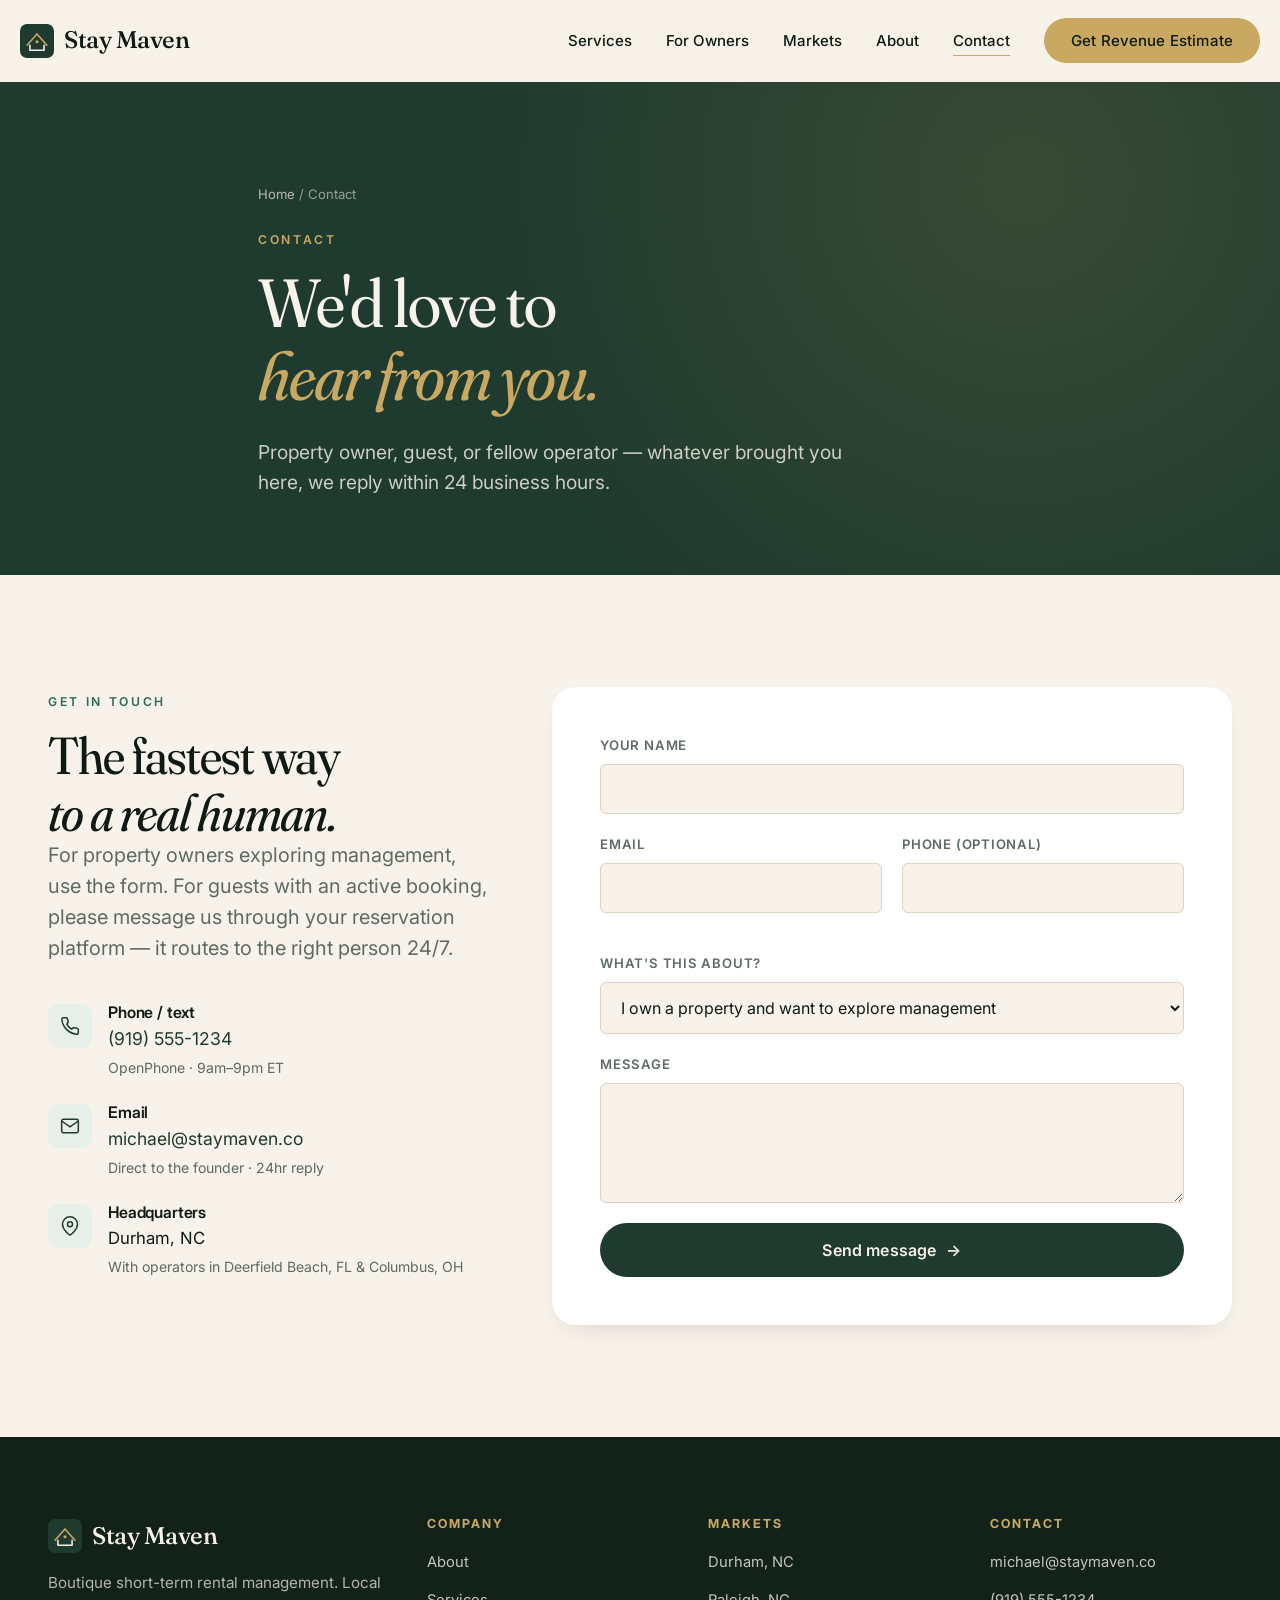
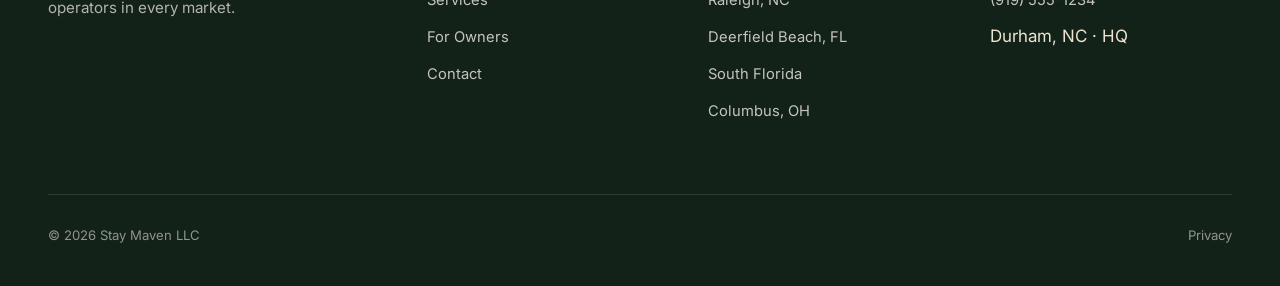
<file: contact.html>
<!DOCTYPE html>
<html lang="en">
<head>
  <meta charset="UTF-8" />
  <meta name="viewport" content="width=device-width, initial-scale=1.0" />
  <title>Contact Stay Maven</title>
  <meta name="description" content="Talk to Stay Maven. Email michael@staymaven.co or fill the form — we reply within 24 business hours." />
  <meta name="theme-color" content="#1F3A2E" />
  <link rel="icon" type="image/svg+xml" href="favicon.svg" />
  <link rel="canonical" href="https://staymaven.co/contact.html" />
  <link rel="preconnect" href="https://fonts.googleapis.com" />
  <link rel="preconnect" href="https://fonts.gstatic.com" crossorigin />
  <link href="https://fonts.googleapis.com/css2?family=Fraunces:ital,opsz,wght,SOFT@0,9..144,300..700,0..100;1,9..144,300..700,0..100&family=Inter:wght@400;500;600;700&display=swap" rel="stylesheet" />
  <link rel="stylesheet" href="css/style.css" />
</head>
<body>

  <header class="nav">
    <div class="container nav__inner">
      <a href="./" class="nav__logo"><img src="assets/logo.svg" alt="" width="34" height="34" /><span>Stay Maven</span></a>
      <nav aria-label="Primary">
        <ul class="nav__links">
          <li><a href="services.html">Services</a></li>
          <li><a href="owners.html">For Owners</a></li>
          <li><a href="markets/durham.html">Markets</a></li>
          <li><a href="about.html">About</a></li>
          <li><a href="contact.html">Contact</a></li>
          <li class="nav__cta"><a href="owners.html#estimate" class="btn btn--gold">Get Revenue Estimate</a></li>
        </ul>
      </nav>
      <button class="nav__toggle" aria-label="Toggle menu" aria-expanded="false"><span></span><span></span><span></span></button>
    </div>
  </header>

  <section class="page-hero">
    <div class="container page-hero__inner">
      <div class="breadcrumbs"><a href="./">Home</a> / Contact</div>
      <span class="eyebrow">Contact</span>
      <h1>We'd love to<br /><em>hear from you.</em></h1>
      <p>Property owner, guest, or fellow operator — whatever brought you here, we reply within 24 business hours.</p>
    </div>
  </section>

  <section>
    <div class="container two-col">
      <div class="reveal">
        <span class="eyebrow">Get in touch</span>
        <h2>The fastest way<br /><em>to a real human.</em></h2>
        <p class="lede">For property owners exploring management, use the form. For guests with an active booking, please message us through your reservation platform — it routes to the right person 24/7.</p>

        <div style="margin-top: 2.5rem">
          <div style="display:flex; gap: 16px; align-items:flex-start; margin-bottom: 24px">
            <div style="width:44px; height:44px; border-radius:10px; background: var(--moss-soft); color: var(--hunter); display:flex; align-items:center; justify-content:center; flex-shrink:0">
              <svg width="20" height="20" viewBox="0 0 24 24" fill="none" stroke="currentColor" stroke-width="1.8"><path d="M22 16.9v3a2 2 0 01-2.2 2 19.8 19.8 0 01-8.6-3 19.5 19.5 0 01-6-6 19.8 19.8 0 01-3-8.7A2 2 0 014.1 2h3a2 2 0 012 1.7c.1.9.3 1.8.6 2.6a2 2 0 01-.4 2.1L8 9.8a16 16 0 006 6l1.4-1.3a2 2 0 012.1-.4c.9.3 1.8.5 2.7.6a2 2 0 011.8 2z" stroke-linecap="round" stroke-linejoin="round"/></svg>
            </div>
            <div>
              <h4 style="font-family:var(--sans); font-weight:600; font-size:1rem; margin-bottom:4px">Phone / text</h4>
              <a href="tel:+19195551234" style="font-size:1.1rem">(919) 555-1234</a>
              <p style="color:var(--muted); font-size:.88rem; margin-top:4px; margin-bottom:0">OpenPhone · 9am–9pm ET</p>
            </div>
          </div>
          <div style="display:flex; gap: 16px; align-items:flex-start; margin-bottom: 24px">
            <div style="width:44px; height:44px; border-radius:10px; background: var(--moss-soft); color: var(--hunter); display:flex; align-items:center; justify-content:center; flex-shrink:0">
              <svg width="20" height="20" viewBox="0 0 24 24" fill="none" stroke="currentColor" stroke-width="1.8"><rect x="2" y="4" width="20" height="16" rx="2"/><path d="M22 6l-10 7L2 6"/></svg>
            </div>
            <div>
              <h4 style="font-family:var(--sans); font-weight:600; font-size:1rem; margin-bottom:4px">Email</h4>
              <a href="mailto:michael@staymaven.co" style="font-size:1.1rem">michael@staymaven.co</a>
              <p style="color:var(--muted); font-size:.88rem; margin-top:4px; margin-bottom:0">Direct to the founder · 24hr reply</p>
            </div>
          </div>
          <div style="display:flex; gap: 16px; align-items:flex-start">
            <div style="width:44px; height:44px; border-radius:10px; background: var(--moss-soft); color: var(--hunter); display:flex; align-items:center; justify-content:center; flex-shrink:0">
              <svg width="20" height="20" viewBox="0 0 24 24" fill="none" stroke="currentColor" stroke-width="1.8"><path d="M21 10c0 7-9 13-9 13s-9-6-9-13a9 9 0 0118 0z"/><circle cx="12" cy="10" r="3"/></svg>
            </div>
            <div>
              <h4 style="font-family:var(--sans); font-weight:600; font-size:1rem; margin-bottom:4px">Headquarters</h4>
              <div style="font-size:1.05rem">Durham, NC</div>
              <p style="color:var(--muted); font-size:.88rem; margin-top:4px; margin-bottom:0">With operators in Deerfield Beach, FL &amp; Columbus, OH</p>
            </div>
          </div>
        </div>
      </div>

      <form class="form" data-form="contact" aria-label="Contact form">
        <div class="form__group">
          <label for="cname">Your name</label>
          <input id="cname" name="name" type="text" required />
        </div>
        <div class="form__row">
          <div class="form__group">
            <label for="cemail">Email</label>
            <input id="cemail" name="email" type="email" required />
          </div>
          <div class="form__group">
            <label for="cphone">Phone (optional)</label>
            <input id="cphone" name="phone" type="tel" />
          </div>
        </div>
        <div class="form__group">
          <label for="ctopic">What's this about?</label>
          <select id="ctopic" name="topic">
            <option>I own a property and want to explore management</option>
            <option>I'm interested in Maven Assist</option>
            <option>I'm a guest with a question</option>
            <option>Press, partnership, or something else</option>
          </select>
        </div>
        <div class="form__group">
          <label for="cmsg">Message</label>
          <textarea id="cmsg" name="message" required></textarea>
        </div>
        <button type="submit" class="btn btn--primary btn--lg" style="width:100%; justify-content:center">Send message <span class="arrow">→</span></button>
      </form>
    </div>
  </section>

  <footer class="footer">
    <div class="container">
      <div class="footer__grid">
        <div class="footer__brand">
          <a href="./" class="nav__logo" style="color: var(--bone)"><img src="assets/logo.svg" alt="" width="34" height="34" /><span>Stay Maven</span></a>
          <p>Boutique short-term rental management. Local operators in every market.</p>
        </div>
        <div><h4>Company</h4><ul class="footer__links"><li><a href="about.html">About</a></li><li><a href="services.html">Services</a></li><li><a href="owners.html">For Owners</a></li><li><a href="contact.html">Contact</a></li></ul></div>
        <div><h4>Markets</h4><ul class="footer__links"><li><a href="markets/durham.html">Durham, NC</a></li><li><a href="markets/raleigh.html">Raleigh, NC</a></li><li><a href="markets/deerfield-beach.html">Deerfield Beach, FL</a></li><li><a href="markets/south-florida.html">South Florida</a></li><li><a href="markets/columbus.html">Columbus, OH</a></li></ul></div>
        <div><h4>Contact</h4><ul class="footer__links"><li><a href="mailto:michael@staymaven.co">michael@staymaven.co</a></li><li><a href="tel:+19195551234">(919) 555-1234</a></li><li>Durham, NC · HQ</li></ul></div>
      </div>
      <div class="footer__bottom"><div>© 2026 Stay Maven LLC</div><div><a href="privacy.html" style="color:rgba(247,242,234,.55)">Privacy</a></div></div>
    </div>
  </footer>
  <script src="js/main.js"></script>
</body>
</html>
</file>
<file: css/style.css>
/* =========================================================
   Stay Maven — Brand System
   Voice: boutique, confident, locally-rooted
   Palette: Hunter green + Bone + Gold accent
   ========================================================= */

:root {
  /* Color */
  --ink: #0F1A14;
  --hunter: #1F3A2E;
  --hunter-deep: #132219;
  --moss: #2D6A4F;
  --moss-soft: #E7EFE9;
  --bone: #F7F2EA;
  --sand: #EDE4D0;
  --sand-deep: #E1D4B8;
  --gold: #C9A961;
  --gold-deep: #9E7F3D;
  --white: #FFFFFF;
  --muted: #5E6A62;
  --line: #DDD4BF;

  /* Type */
  --display: "Fraunces", "Cormorant Garamond", Georgia, serif;
  --sans: "Inter", -apple-system, BlinkMacSystemFont, "Segoe UI", sans-serif;

  /* Layout */
  --container: 1240px;
  --radius-sm: 6px;
  --radius: 14px;
  --radius-lg: 24px;

  /* Motion */
  --ease: cubic-bezier(.2,.7,.2,1);
  --dur: .5s;
  --shadow-soft: 0 20px 50px -20px rgba(15,26,20,.25);
  --shadow-card: 0 10px 30px -15px rgba(15,26,20,.2);
}

*, *::before, *::after { box-sizing: border-box; }

html { scroll-behavior: smooth; -webkit-font-smoothing: antialiased; }

body {
  margin: 0;
  font-family: var(--sans);
  font-size: 17px;
  line-height: 1.6;
  color: var(--ink);
  background: var(--bone);
  overflow-x: hidden;
}

img { max-width: 100%; display: block; height: auto; }

a {
  color: var(--hunter);
  text-decoration: none;
  transition: color .2s var(--ease);
}
a:hover { color: var(--moss); }

/* Typography */
h1, h2, h3, h4 {
  font-family: var(--display);
  font-weight: 400;
  color: var(--ink);
  letter-spacing: -.02em;
  line-height: 1.08;
  margin: 0;
  font-variation-settings: "SOFT" 50, "opsz" 144;
}

h1 { font-size: clamp(2.5rem, 6vw, 4.75rem); }
h2 { font-size: clamp(2rem, 4.2vw, 3.25rem); }
h3 { font-size: clamp(1.4rem, 2.3vw, 1.9rem); }
h4 { font-size: 1.2rem; letter-spacing: -.01em; }

p { margin: 0 0 1em; color: var(--ink); }
.lede { font-size: 1.25rem; color: var(--muted); line-height: 1.55; }

.eyebrow {
  display: inline-block;
  font-family: var(--sans);
  font-size: .76rem;
  font-weight: 600;
  letter-spacing: .22em;
  text-transform: uppercase;
  color: var(--moss);
  margin-bottom: 1rem;
}
.eyebrow--gold { color: var(--gold-deep); }
.eyebrow--light { color: var(--sand); }

.script {
  font-family: var(--display);
  font-style: italic;
  font-weight: 300;
  color: var(--gold-deep);
}

/* Layout */
.container {
  max-width: var(--container);
  margin: 0 auto;
  padding: 0 28px;
}

section { padding: clamp(4rem, 10vw, 7rem) 0; position: relative; }
.section-tight { padding: clamp(3rem, 7vw, 5rem) 0; }

/* ========================================================
   NAV
   ======================================================== */
.nav {
  position: sticky;
  top: 0;
  z-index: 50;
  background: rgba(247, 242, 234, .78);
  backdrop-filter: saturate(180%) blur(14px);
  -webkit-backdrop-filter: saturate(180%) blur(14px);
  border-bottom: 1px solid transparent;
  transition: border-color .3s var(--ease), background .3s var(--ease);
}
.nav.is-scrolled { border-bottom-color: var(--line); }

.nav__inner {
  display: flex;
  align-items: center;
  justify-content: space-between;
  padding: 18px 0;
}
.nav__logo {
  display: flex;
  align-items: center;
  gap: 10px;
  font-family: var(--display);
  font-size: 1.5rem;
  color: var(--ink);
  font-weight: 500;
  letter-spacing: -.02em;
}
.nav__logo svg { width: 34px; height: 34px; }
.nav__links {
  display: flex;
  align-items: center;
  gap: 34px;
  list-style: none;
  margin: 0;
  padding: 0;
}
.nav__links a {
  font-size: .94rem;
  font-weight: 500;
  color: var(--ink);
  position: relative;
}
.nav__links a::after {
  content: "";
  position: absolute;
  left: 0; right: 0;
  bottom: -6px;
  height: 1px;
  background: var(--gold);
  transform: scaleX(0);
  transform-origin: left;
  transition: transform .3s var(--ease);
}
.nav__links a:hover::after,
.nav__links a.is-active::after { transform: scaleX(1); }

.nav__toggle {
  display: none;
  background: transparent;
  border: 0;
  cursor: pointer;
  padding: 8px;
}
.nav__toggle span {
  display: block;
  width: 24px;
  height: 2px;
  background: var(--ink);
  margin: 5px 0;
  transition: transform .3s var(--ease), opacity .3s;
}
.nav.is-open .nav__toggle span:nth-child(1) { transform: translateY(7px) rotate(45deg); }
.nav.is-open .nav__toggle span:nth-child(2) { opacity: 0; }
.nav.is-open .nav__toggle span:nth-child(3) { transform: translateY(-7px) rotate(-45deg); }

/* Buttons */
.btn {
  display: inline-flex;
  align-items: center;
  gap: 10px;
  padding: 14px 26px;
  border-radius: 999px;
  font-weight: 600;
  font-size: .95rem;
  letter-spacing: .01em;
  transition: all .25s var(--ease);
  cursor: pointer;
  border: 1px solid transparent;
  font-family: var(--sans);
  line-height: 1;
}
.btn--primary {
  background: var(--hunter);
  color: var(--bone);
}
.btn--primary:hover {
  background: var(--ink);
  color: var(--white);
  transform: translateY(-1px);
}
.btn--gold {
  background: var(--gold);
  color: var(--hunter-deep);
}
.btn--gold:hover {
  background: var(--gold-deep);
  color: var(--bone);
}
.btn--ghost {
  background: transparent;
  color: var(--ink);
  border-color: var(--ink);
}
.btn--ghost:hover { background: var(--ink); color: var(--bone); }
.btn--link {
  padding: 4px 0;
  border-radius: 0;
  background: transparent;
  color: var(--hunter);
  border-bottom: 1px solid var(--gold);
}
.btn--link:hover { color: var(--moss); }
.btn--lg { padding: 18px 34px; font-size: 1rem; }

.btn .arrow { transition: transform .25s var(--ease); }
.btn:hover .arrow { transform: translateX(4px); }

/* ========================================================
   HERO
   ======================================================== */
.hero {
  position: relative;
  padding: clamp(3rem, 8vw, 6rem) 0 clamp(4rem, 10vw, 7rem);
  overflow: hidden;
}

.hero__grid {
  display: grid;
  grid-template-columns: 1.1fr 1fr;
  gap: clamp(2rem, 5vw, 5rem);
  align-items: center;
}
.hero__eyebrow {
  display: inline-flex;
  align-items: center;
  gap: 10px;
  padding: 8px 16px;
  border: 1px solid var(--line);
  background: rgba(255,255,255,.6);
  border-radius: 999px;
  font-size: .78rem;
  letter-spacing: .14em;
  text-transform: uppercase;
  font-weight: 600;
  color: var(--hunter);
  margin-bottom: 28px;
}
.hero__eyebrow .dot {
  width: 8px; height: 8px; border-radius: 50%;
  background: var(--moss);
  box-shadow: 0 0 0 4px rgba(45,106,79,.18);
  animation: pulse 2s infinite;
}
@keyframes pulse {
  0%, 100% { box-shadow: 0 0 0 4px rgba(45,106,79,.18); }
  50% { box-shadow: 0 0 0 8px rgba(45,106,79,.05); }
}

.hero h1 {
  margin-bottom: 28px;
  font-size: clamp(2.6rem, 6.2vw, 5rem);
}
.hero h1 em {
  font-style: italic;
  color: var(--moss);
  font-weight: 400;
}
.hero__lede {
  max-width: 520px;
  margin-bottom: 40px;
  font-size: 1.18rem;
  color: var(--muted);
}
.hero__ctas {
  display: flex;
  gap: 16px;
  flex-wrap: wrap;
  margin-bottom: 48px;
}
.hero__trust {
  display: flex;
  align-items: center;
  gap: 20px;
  flex-wrap: wrap;
}
.hero__trust .avatars {
  display: flex;
}
.hero__trust .avatars span {
  width: 38px; height: 38px;
  border-radius: 50%;
  background: var(--sand-deep);
  border: 2px solid var(--bone);
  margin-left: -8px;
  background-size: cover;
  background-position: center;
}
.hero__trust .avatars span:first-child { margin-left: 0; }
.hero__trust-text { font-size: .92rem; color: var(--muted); line-height: 1.3; }
.hero__trust-text strong { color: var(--ink); display: block; font-family: var(--display); font-size: 1.1rem; font-weight: 500; }
.hero__trust .stars { color: var(--gold); letter-spacing: 2px; }

.hero__media {
  position: relative;
}
.hero__media-main {
  border-radius: var(--radius-lg);
  overflow: hidden;
  aspect-ratio: 4 / 5;
  box-shadow: var(--shadow-soft);
  transform: rotate(1deg);
}
.hero__media-main img { width: 100%; height: 100%; object-fit: cover; }
.hero__media-badge {
  position: absolute;
  bottom: -28px;
  left: -28px;
  background: var(--white);
  border-radius: var(--radius);
  padding: 18px 22px;
  box-shadow: var(--shadow-card);
  display: flex;
  align-items: center;
  gap: 14px;
  z-index: 2;
}
.hero__media-badge svg {
  width: 42px; height: 42px;
  color: var(--moss);
}
.hero__media-badge .label { font-size: .72rem; letter-spacing: .14em; text-transform: uppercase; color: var(--muted); font-weight: 600; }
.hero__media-badge .value { font-family: var(--display); font-size: 1.6rem; color: var(--ink); line-height: 1; margin-top: 2px; }

.hero__media-chip {
  position: absolute;
  top: 40px;
  right: -30px;
  background: var(--hunter);
  color: var(--bone);
  padding: 14px 18px;
  border-radius: var(--radius);
  box-shadow: var(--shadow-card);
  transform: rotate(-3deg);
  max-width: 200px;
}
.hero__media-chip .stars { color: var(--gold); letter-spacing: 1px; font-size: .8rem; }
.hero__media-chip .q { font-family: var(--display); font-style: italic; font-size: 1.05rem; line-height: 1.3; margin-top: 6px; }
.hero__media-chip .who { font-size: .78rem; opacity: .7; margin-top: 6px; }

/* Decorative backdrop */
.hero::before {
  content: "";
  position: absolute;
  top: -10%;
  right: -20%;
  width: 60%;
  height: 120%;
  background: radial-gradient(circle at 30% 40%, rgba(45,106,79,.12), transparent 70%);
  pointer-events: none;
  z-index: 0;
}
.hero__grid { position: relative; z-index: 1; }

/* ========================================================
   MARQUEE (trust bar)
   ======================================================== */
.marquee {
  background: var(--hunter);
  color: var(--bone);
  padding: 26px 0;
  overflow: hidden;
  position: relative;
}
.marquee__inner {
  display: flex;
  gap: 80px;
  animation: slide 40s linear infinite;
  white-space: nowrap;
}
.marquee__item {
  display: inline-flex;
  align-items: center;
  gap: 18px;
  font-family: var(--display);
  font-size: 1.4rem;
  font-style: italic;
  color: var(--sand);
}
.marquee__item svg { color: var(--gold); flex-shrink: 0; }
@keyframes slide {
  from { transform: translateX(0); }
  to { transform: translateX(-50%); }
}

/* ========================================================
   STATS
   ======================================================== */
.stats {
  padding: clamp(4rem, 8vw, 6rem) 0;
}
.stats__grid {
  display: grid;
  grid-template-columns: repeat(4, 1fr);
  gap: 2rem;
  border-top: 1px solid var(--line);
}
.stat {
  padding: 36px 0 0;
  border-right: 1px solid var(--line);
  padding-right: 28px;
}
.stat:last-child { border-right: 0; }
.stat__value {
  font-family: var(--display);
  font-size: clamp(2.5rem, 5vw, 3.8rem);
  line-height: 1;
  color: var(--ink);
  letter-spacing: -.02em;
  margin-bottom: 10px;
}
.stat__value sub {
  font-size: 1.2rem;
  color: var(--gold-deep);
  vertical-align: super;
  font-style: italic;
}
.stat__label { font-size: .92rem; color: var(--muted); line-height: 1.4; }

/* ========================================================
   SPLIT SECTIONS
   ======================================================== */
.split {
  display: grid;
  grid-template-columns: 1fr 1fr;
  gap: clamp(2rem, 6vw, 5rem);
  align-items: center;
}
.split--reverse .split__text { order: 2; }

.split__media {
  position: relative;
  border-radius: var(--radius-lg);
  overflow: hidden;
  aspect-ratio: 4 / 5;
  box-shadow: var(--shadow-soft);
}
.split__media img { width: 100%; height: 100%; object-fit: cover; }
.split__text h2 { margin-bottom: 24px; }

/* ========================================================
   OFFERINGS
   ======================================================== */
.offerings {
  background: var(--hunter-deep);
  color: var(--bone);
  position: relative;
  overflow: hidden;
}
.offerings::before {
  content: "";
  position: absolute;
  inset: 0;
  background-image: radial-gradient(circle at 20% 20%, rgba(201,169,97,.08), transparent 40%),
                    radial-gradient(circle at 80% 80%, rgba(45,106,79,.12), transparent 40%);
  pointer-events: none;
}
.offerings h2, .offerings h3 { color: var(--bone); }
.offerings .eyebrow { color: var(--gold); }
.offerings p { color: rgba(247,242,234,.78); }

.offerings__header {
  max-width: 700px;
  margin: 0 auto clamp(3rem, 6vw, 5rem);
  text-align: center;
}

.offerings__grid {
  display: grid;
  grid-template-columns: 1fr 1fr;
  gap: 28px;
  position: relative;
}
.offer {
  background: rgba(247,242,234,.04);
  border: 1px solid rgba(247,242,234,.12);
  border-radius: var(--radius-lg);
  padding: clamp(2rem, 4vw, 3rem);
  position: relative;
  overflow: hidden;
  transition: border-color .3s var(--ease), transform .3s var(--ease);
}
.offer:hover { transform: translateY(-4px); border-color: var(--gold); }
.offer--featured {
  background: linear-gradient(180deg, rgba(201,169,97,.12), rgba(201,169,97,.02));
  border-color: rgba(201,169,97,.4);
}
.offer__tag {
  position: absolute;
  top: 24px; right: 24px;
  font-size: .7rem;
  letter-spacing: .16em;
  text-transform: uppercase;
  padding: 6px 12px;
  background: var(--gold);
  color: var(--hunter-deep);
  border-radius: 999px;
  font-weight: 700;
}
.offer h3 {
  font-size: 2rem;
  margin-bottom: 10px;
}
.offer__price {
  display: flex;
  align-items: baseline;
  gap: 8px;
  margin: 18px 0 22px;
}
.offer__price-value {
  font-family: var(--display);
  font-size: 3rem;
  line-height: 1;
  color: var(--gold);
}
.offer__price-unit {
  color: rgba(247,242,234,.7);
  font-size: .95rem;
}
.offer__price-sub {
  display: block;
  color: rgba(247,242,234,.55);
  font-size: .8rem;
  margin-top: 4px;
}
.offer__list {
  list-style: none;
  margin: 0 0 28px;
  padding: 0;
}
.offer__list li {
  padding: 10px 0 10px 28px;
  position: relative;
  font-size: .95rem;
  color: rgba(247,242,234,.85);
  border-bottom: 1px solid rgba(247,242,234,.07);
}
.offer__list li:last-child { border-bottom: 0; }
.offer__list li::before {
  content: "";
  position: absolute;
  left: 0; top: 16px;
  width: 14px; height: 8px;
  border-left: 2px solid var(--gold);
  border-bottom: 2px solid var(--gold);
  transform: rotate(-45deg);
}

/* ========================================================
   MARKETS
   ======================================================== */
.markets__grid {
  display: grid;
  grid-template-columns: repeat(3, 1fr);
  gap: 24px;
  margin-top: 3rem;
}
.market {
  position: relative;
  aspect-ratio: 3 / 4;
  border-radius: var(--radius-lg);
  overflow: hidden;
  cursor: pointer;
  transition: transform .4s var(--ease);
  background: var(--hunter);
}
.market img {
  width: 100%; height: 100%;
  object-fit: cover;
  transition: transform .8s var(--ease), filter .4s var(--ease);
}
.market::after {
  content: "";
  position: absolute;
  inset: 0;
  background: linear-gradient(180deg, rgba(15,26,20,.1) 0%, rgba(15,26,20,.85) 100%);
}
.market__body {
  position: absolute;
  left: 28px; right: 28px; bottom: 28px;
  z-index: 2;
  color: var(--bone);
}
.market__body h3 {
  color: var(--bone);
  font-size: 1.8rem;
  margin-bottom: 8px;
}
.market__body p {
  color: rgba(247,242,234,.8);
  font-size: .9rem;
  margin-bottom: 14px;
}
.market__arrow {
  display: inline-flex;
  width: 44px; height: 44px;
  border-radius: 50%;
  background: var(--gold);
  color: var(--hunter-deep);
  align-items: center;
  justify-content: center;
  transition: all .3s var(--ease);
}
.market:hover img { transform: scale(1.06); }
.market:hover { transform: translateY(-4px); }
.market:hover .market__arrow { background: var(--bone); }

/* ========================================================
   PROCESS
   ======================================================== */
.process__grid {
  display: grid;
  grid-template-columns: repeat(4, 1fr);
  gap: 32px;
  margin-top: 3rem;
}
.process__step {
  position: relative;
  padding-top: 32px;
}
.process__step::before {
  content: "";
  position: absolute;
  top: 0; left: 0;
  width: 60px;
  height: 2px;
  background: var(--gold);
}
.process__step .num {
  font-family: var(--display);
  font-style: italic;
  font-size: 1rem;
  color: var(--gold-deep);
  margin-bottom: 8px;
  display: block;
}
.process__step h4 {
  font-size: 1.4rem;
  font-family: var(--display);
  margin-bottom: 10px;
}
.process__step p {
  color: var(--muted);
  font-size: .95rem;
  line-height: 1.55;
}

/* ========================================================
   TESTIMONIALS
   ======================================================== */
.testimonials {
  background: var(--sand);
}
.testimonials__header {
  text-align: center;
  max-width: 620px;
  margin: 0 auto 3rem;
}
.testimonials__grid {
  display: grid;
  grid-template-columns: repeat(3, 1fr);
  gap: 24px;
}
.t-card {
  background: var(--white);
  border-radius: var(--radius-lg);
  padding: 34px 30px;
  position: relative;
  border: 1px solid rgba(15,26,20,.05);
  box-shadow: var(--shadow-card);
}
.t-card .stars {
  color: var(--gold);
  font-size: 1.05rem;
  letter-spacing: 2px;
  margin-bottom: 18px;
}
.t-card .quote {
  font-family: var(--display);
  font-size: 1.2rem;
  line-height: 1.4;
  color: var(--ink);
  margin-bottom: 24px;
}
.t-card .who {
  display: flex;
  align-items: center;
  gap: 14px;
  padding-top: 20px;
  border-top: 1px solid var(--line);
}
.t-card .avatar {
  width: 44px; height: 44px;
  border-radius: 50%;
  background: var(--sand-deep);
  background-size: cover;
}
.t-card .who strong { display: block; color: var(--ink); font-family: var(--sans); font-weight: 600; font-size: .95rem; }
.t-card .who span { display: block; color: var(--muted); font-size: .85rem; }

/* ========================================================
   CTA BAND
   ======================================================== */
.cta-band {
  position: relative;
  padding: clamp(4rem, 9vw, 7rem) 0;
  background: var(--ink);
  color: var(--bone);
  overflow: hidden;
}
.cta-band::before {
  content: "";
  position: absolute;
  inset: 0;
  background-image: url("../assets/img/cta-bg.jpg");
  background-size: cover;
  background-position: center;
  opacity: .28;
  filter: grayscale(.4);
}
.cta-band__inner {
  position: relative;
  max-width: 780px;
  text-align: center;
}
.cta-band h2 {
  color: var(--bone);
  font-size: clamp(2.2rem, 5vw, 3.6rem);
  margin-bottom: 22px;
}
.cta-band h2 em { color: var(--gold); font-style: italic; }
.cta-band p {
  color: rgba(247,242,234,.75);
  font-size: 1.1rem;
  margin-bottom: 32px;
}

/* ========================================================
   FOOTER
   ======================================================== */
.footer {
  background: var(--hunter-deep);
  color: var(--sand);
  padding: 80px 0 40px;
}
.footer__grid {
  display: grid;
  grid-template-columns: 1.4fr repeat(3, 1fr);
  gap: 40px;
  margin-bottom: 60px;
}
.footer h4 {
  font-family: var(--sans);
  font-size: .78rem;
  letter-spacing: .16em;
  text-transform: uppercase;
  color: var(--gold);
  margin-bottom: 18px;
  font-weight: 700;
}
.footer__brand p {
  color: rgba(247,242,234,.7);
  font-size: .95rem;
  max-width: 340px;
  margin-top: 16px;
}
.footer__links {
  list-style: none;
  padding: 0; margin: 0;
}
.footer__links li { margin-bottom: 10px; }
.footer__links a {
  color: rgba(247,242,234,.78);
  font-size: .92rem;
  transition: color .2s;
}
.footer__links a:hover { color: var(--gold); }
.footer__bottom {
  display: flex;
  justify-content: space-between;
  align-items: center;
  padding-top: 30px;
  border-top: 1px solid rgba(247,242,234,.12);
  font-size: .82rem;
  color: rgba(247,242,234,.55);
  flex-wrap: wrap;
  gap: 16px;
}
.footer__social {
  display: flex;
  gap: 14px;
}
.footer__social a {
  width: 38px; height: 38px;
  border-radius: 50%;
  background: rgba(247,242,234,.08);
  display: inline-flex;
  align-items: center;
  justify-content: center;
  color: var(--sand);
  transition: background .2s, color .2s;
}
.footer__social a:hover { background: var(--gold); color: var(--hunter-deep); }

/* ========================================================
   INTERIOR PAGE HERO
   ======================================================== */
.page-hero {
  background: var(--hunter);
  color: var(--bone);
  padding: clamp(4rem, 8vw, 7rem) 0 clamp(3rem, 6vw, 5rem);
  position: relative;
  overflow: hidden;
}
.page-hero::before {
  content: "";
  position: absolute;
  inset: 0;
  background-image: radial-gradient(circle at 80% 20%, rgba(201,169,97,.15), transparent 50%);
  pointer-events: none;
}
.page-hero__inner {
  max-width: 820px;
  position: relative;
}
.page-hero h1 {
  color: var(--bone);
  margin-bottom: 24px;
  font-size: clamp(2.4rem, 5.5vw, 4.25rem);
}
.page-hero h1 em { color: var(--gold); font-style: italic; }
.page-hero p {
  color: rgba(247,242,234,.8);
  font-size: 1.2rem;
  max-width: 600px;
  margin-bottom: 0;
}
.page-hero .eyebrow { color: var(--gold); }
.breadcrumbs {
  font-size: .82rem;
  color: rgba(247,242,234,.55);
  margin-bottom: 20px;
}
.breadcrumbs a { color: rgba(247,242,234,.7); }
.breadcrumbs a:hover { color: var(--gold); }

/* ========================================================
   CONTENT BLOCKS
   ======================================================== */
.prose {
  max-width: 720px;
}
.prose h2 { margin: 2.5em 0 .8em; }
.prose h3 { margin: 2em 0 .6em; }
.prose p, .prose ul, .prose ol {
  font-size: 1.08rem;
  line-height: 1.7;
  color: var(--ink);
}
.prose ul, .prose ol { padding-left: 22px; }
.prose li { margin-bottom: .5em; }
.prose strong { color: var(--ink); }
.prose blockquote {
  border-left: 3px solid var(--gold);
  padding: 12px 0 12px 24px;
  font-family: var(--display);
  font-style: italic;
  font-size: 1.3rem;
  color: var(--hunter);
  margin: 2em 0;
}

.two-col {
  display: grid;
  grid-template-columns: 1fr 1fr;
  gap: clamp(2rem, 5vw, 4rem);
  align-items: start;
}

/* Cards */
.cards {
  display: grid;
  grid-template-columns: repeat(3, 1fr);
  gap: 24px;
}
.card {
  background: var(--white);
  border-radius: var(--radius-lg);
  padding: 34px 30px;
  border: 1px solid rgba(15,26,20,.05);
  transition: transform .3s var(--ease), box-shadow .3s var(--ease);
}
.card:hover { transform: translateY(-4px); box-shadow: var(--shadow-card); }
.card__icon {
  width: 54px; height: 54px;
  border-radius: 12px;
  background: var(--moss-soft);
  color: var(--hunter);
  display: flex;
  align-items: center;
  justify-content: center;
  margin-bottom: 20px;
}
.card h3 {
  font-size: 1.35rem;
  margin-bottom: 10px;
}
.card p { color: var(--muted); font-size: .98rem; margin: 0; }

/* FAQ */
.faq details {
  border-top: 1px solid var(--line);
  padding: 24px 0;
  cursor: pointer;
}
.faq details:last-child { border-bottom: 1px solid var(--line); }
.faq summary {
  list-style: none;
  font-family: var(--display);
  font-size: 1.25rem;
  color: var(--ink);
  display: flex;
  justify-content: space-between;
  align-items: center;
  gap: 20px;
}
.faq summary::-webkit-details-marker { display: none; }
.faq summary::after {
  content: "+";
  font-family: var(--sans);
  font-size: 1.6rem;
  color: var(--gold-deep);
  transition: transform .25s var(--ease);
}
.faq details[open] summary::after { transform: rotate(45deg); }
.faq details p {
  margin: 16px 0 0;
  color: var(--muted);
  font-size: 1rem;
  line-height: 1.6;
}

/* Form */
.form {
  background: var(--white);
  padding: clamp(2rem, 4vw, 3rem);
  border-radius: var(--radius-lg);
  box-shadow: var(--shadow-card);
}
.form__row {
  display: grid;
  grid-template-columns: 1fr 1fr;
  gap: 20px;
  margin-bottom: 20px;
}
.form__group {
  display: flex;
  flex-direction: column;
  margin-bottom: 20px;
}
.form__group label {
  font-size: .82rem;
  font-weight: 600;
  letter-spacing: .06em;
  text-transform: uppercase;
  color: var(--muted);
  margin-bottom: 8px;
}
.form__group input,
.form__group select,
.form__group textarea {
  border: 1px solid var(--line);
  background: var(--bone);
  padding: 14px 16px;
  font-family: inherit;
  font-size: 1rem;
  color: var(--ink);
  border-radius: var(--radius-sm);
  transition: border-color .2s, background .2s;
}
.form__group textarea { min-height: 120px; resize: vertical; }
.form__group input:focus,
.form__group select:focus,
.form__group textarea:focus {
  outline: none;
  border-color: var(--hunter);
  background: var(--white);
}

/* Utility */
.text-center { text-align: center; }
.mt-4 { margin-top: 2rem; }
.reveal {
  opacity: 0;
  transform: translateY(20px);
  transition: opacity .7s var(--ease), transform .7s var(--ease);
}
.reveal.is-visible { opacity: 1; transform: translateY(0); }

/* ========================================================
   RESPONSIVE
   ======================================================== */
@media (max-width: 960px) {
  .hero__grid { grid-template-columns: 1fr; }
  .hero__media { max-width: 480px; margin: 0 auto; }
  .hero__media-chip { right: 0; }
  .split { grid-template-columns: 1fr; }
  .split--reverse .split__text { order: 0; }
  .stats__grid { grid-template-columns: repeat(2, 1fr); }
  .stat:nth-child(2) { border-right: 0; }
  .offerings__grid { grid-template-columns: 1fr; }
  .markets__grid { grid-template-columns: 1fr 1fr; }
  .testimonials__grid { grid-template-columns: 1fr; }
  .cards { grid-template-columns: 1fr; }
  .process__grid { grid-template-columns: 1fr 1fr; }
  .footer__grid { grid-template-columns: 1fr 1fr; }
  .two-col { grid-template-columns: 1fr; }
  .form__row { grid-template-columns: 1fr; }

  .nav__links {
    position: fixed;
    inset: 74px 0 0;
    background: var(--bone);
    flex-direction: column;
    align-items: stretch;
    padding: 36px 28px;
    gap: 0;
    opacity: 0;
    pointer-events: none;
    transition: opacity .3s var(--ease);
    height: calc(100vh - 74px);
  }
  .nav.is-open .nav__links { opacity: 1; pointer-events: auto; }
  .nav__links li { border-bottom: 1px solid var(--line); }
  .nav__links a { display: block; padding: 18px 0; font-size: 1.2rem; font-family: var(--display); }
  .nav__toggle { display: block; }
  .nav__cta { display: none; }
}

@media (max-width: 640px) {
  .stats__grid { grid-template-columns: 1fr 1fr; gap: 1rem; }
  .stat { padding-right: 16px; }
  .markets__grid { grid-template-columns: 1fr; }
  .process__grid { grid-template-columns: 1fr; }
  .footer__grid { grid-template-columns: 1fr; gap: 28px; }
  .footer__bottom { flex-direction: column; text-align: center; }
  .hero__trust { flex-direction: column; align-items: flex-start; }
}

@media (prefers-reduced-motion: reduce) {
  *, *::before, *::after {
    animation-duration: .01ms !important;
    animation-iteration-count: 1 !important;
    transition-duration: .01ms !important;
  }
}
</file>
